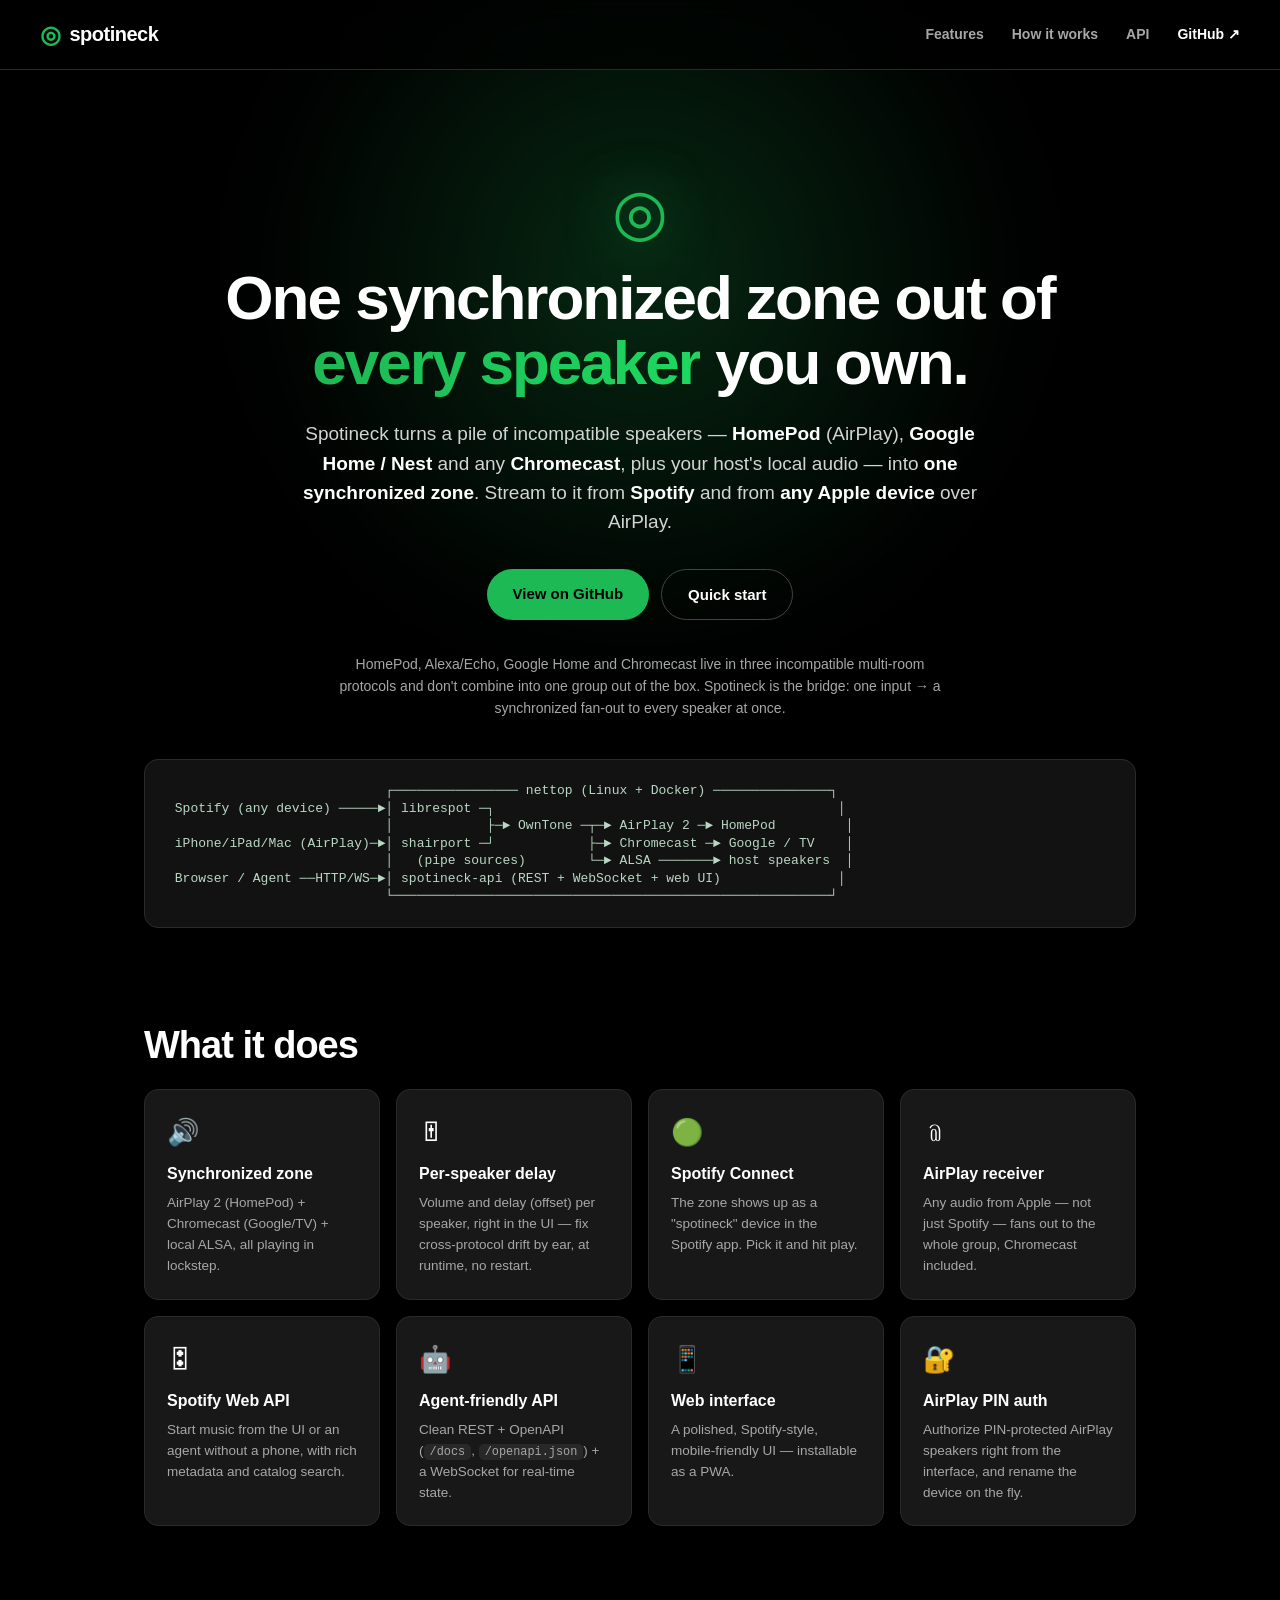
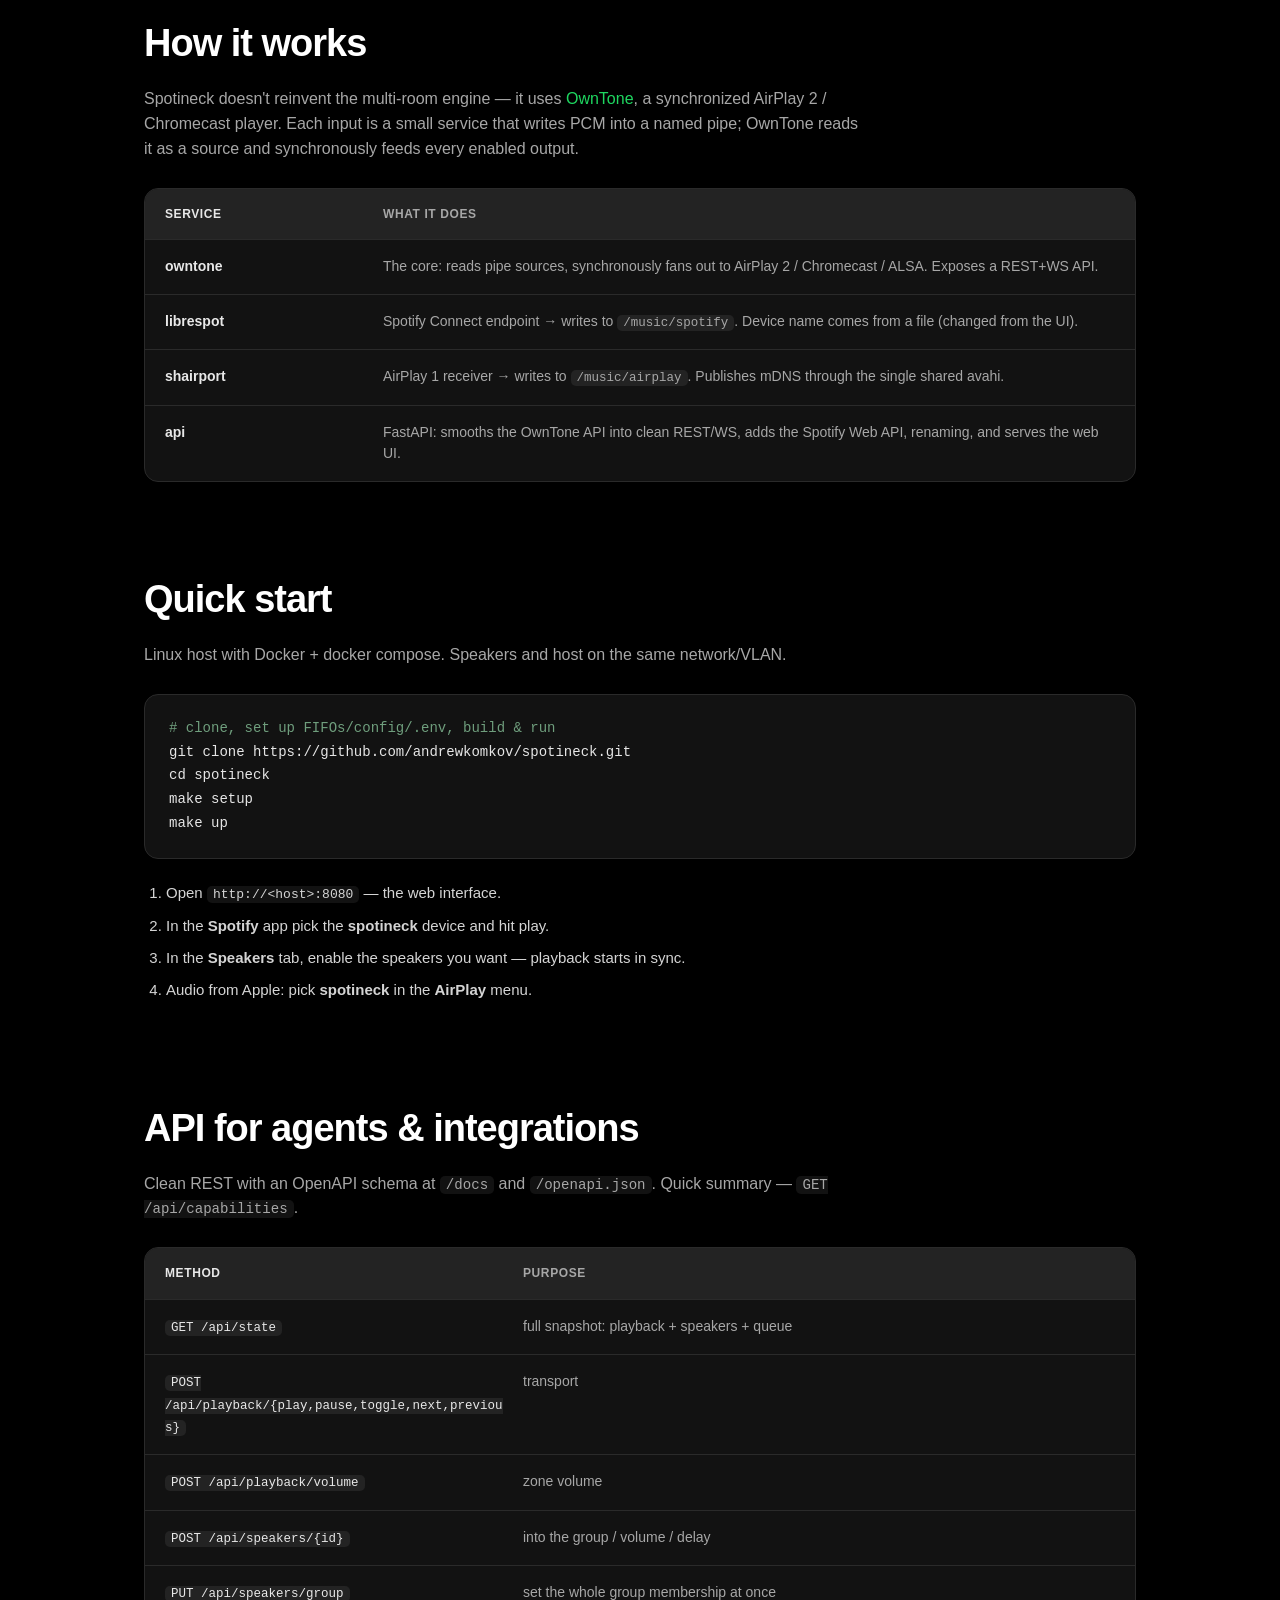
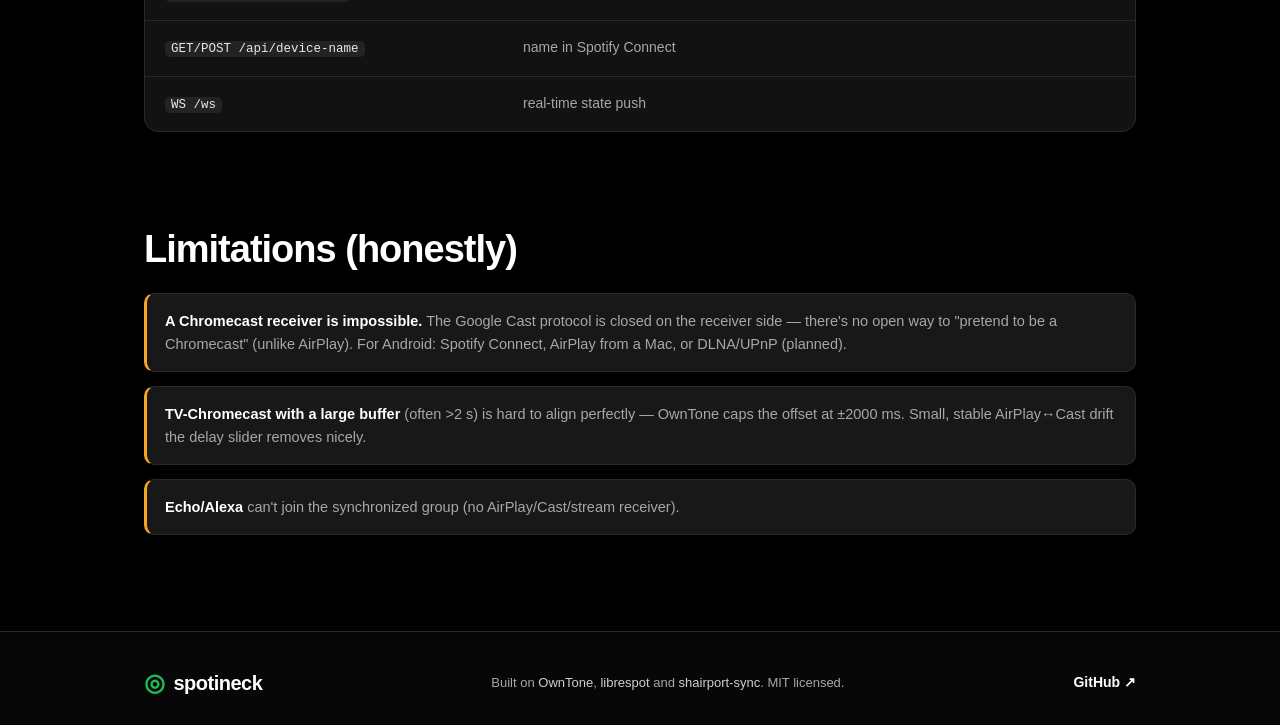
<file: docs/index.html>
<!DOCTYPE html>
<html lang="en">
<head>
  <meta charset="UTF-8" />
  <meta name="viewport" content="width=device-width, initial-scale=1.0" />
  <meta name="theme-color" content="#000000" />
  <title>spotineck — one synchronized zone out of every speaker you own</title>
  <meta name="description" content="Spotineck turns HomePod (AirPlay), Google Home / Nest, any Chromecast and your host's local audio into one synchronized zone you can stream to from Spotify and any Apple device." />

  <!-- Open Graph -->
  <meta property="og:title" content="spotineck" />
  <meta property="og:description" content="A universal, synchronized multi-room zone out of speakers from different ecosystems — Spotify + AirPlay to all of them at once." />
  <meta property="og:type" content="website" />

  <link rel="icon" href="icon.svg" type="image/svg+xml" />
  <link rel="stylesheet" href="styles.css" />
</head>
<body>
  <div class="bg-glow"></div>

  <header class="nav">
    <a class="brand" href="#top"><span class="logo">◎</span> spotineck</a>
    <nav class="nav-links">
      <a href="#features">Features</a>
      <a href="#how">How it works</a>
      <a href="#api">API</a>
      <a class="gh" href="https://github.com/andrewkomkov/spotineck" target="_blank" rel="noopener">GitHub ↗</a>
    </nav>
  </header>

  <main id="top">
    <!-- HERO -->
    <section class="hero">
      <div class="hero-icon">◎</div>
      <h1>One synchronized zone out of <span class="grad">every speaker</span> you own.</h1>
      <p class="lead">
        Spotineck turns a pile of incompatible speakers — <strong>HomePod</strong> (AirPlay),
        <strong>Google Home / Nest</strong> and any <strong>Chromecast</strong>, plus your host's
        local audio — into <strong>one synchronized zone</strong>. Stream to it from
        <strong>Spotify</strong> and from <strong>any Apple device</strong> over AirPlay.
      </p>
      <div class="cta">
        <a class="btn primary" href="https://github.com/andrewkomkov/spotineck" target="_blank" rel="noopener">View on GitHub</a>
        <a class="btn ghost" href="#quickstart">Quick start</a>
      </div>
      <p class="why">
        HomePod, Alexa/Echo, Google Home and Chromecast live in three incompatible multi-room
        protocols and don't combine into one group out of the box. Spotineck is the bridge:
        one input → a synchronized fan-out to every speaker at once.
      </p>
    </section>

    <!-- DIAGRAM -->
    <section class="diagram-wrap">
      <pre class="diagram">
                            ┌──────────────── nettop (Linux + Docker) ───────────────┐
 Spotify (any device) ─────►│ librespot ─┐                                            │
                            │            ├─► OwnTone ─┬─► AirPlay 2 ─► HomePod         │
 iPhone/iPad/Mac (AirPlay)─►│ shairport ─┘            ├─► Chromecast ─► Google / TV    │
                            │   (pipe sources)        └─► ALSA ───────► host speakers  │
 Browser / Agent ──HTTP/WS─►│ spotineck-api (REST + WebSocket + web UI)               │
                            └────────────────────────────────────────────────────────┘</pre>
    </section>

    <!-- FEATURES -->
    <section id="features" class="section">
      <h2>What it does</h2>
      <div class="grid">
        <div class="card">
          <div class="ic">🔊</div>
          <h3>Synchronized zone</h3>
          <p>AirPlay 2 (HomePod) + Chromecast (Google/TV) + local ALSA, all playing in lockstep.</p>
        </div>
        <div class="card">
          <div class="ic">🎚</div>
          <h3>Per-speaker delay</h3>
          <p>Volume and delay (offset) per speaker, right in the UI — fix cross-protocol drift by ear, at runtime, no restart.</p>
        </div>
        <div class="card">
          <div class="ic">🟢</div>
          <h3>Spotify Connect</h3>
          <p>The zone shows up as a "spotineck" device in the Spotify app. Pick it and hit play.</p>
        </div>
        <div class="card">
          <div class="ic">﹫</div>
          <h3>AirPlay receiver</h3>
          <p>Any audio from Apple — not just Spotify — fans out to the whole group, Chromecast included.</p>
        </div>
        <div class="card">
          <div class="ic">🎛</div>
          <h3>Spotify Web API</h3>
          <p>Start music from the UI or an agent without a phone, with rich metadata and catalog search.</p>
        </div>
        <div class="card">
          <div class="ic">🤖</div>
          <h3>Agent-friendly API</h3>
          <p>Clean REST + OpenAPI (<code>/docs</code>, <code>/openapi.json</code>) + a WebSocket for real-time state.</p>
        </div>
        <div class="card">
          <div class="ic">📱</div>
          <h3>Web interface</h3>
          <p>A polished, Spotify-style, mobile-friendly UI — installable as a PWA.</p>
        </div>
        <div class="card">
          <div class="ic">🔐</div>
          <h3>AirPlay PIN auth</h3>
          <p>Authorize PIN-protected AirPlay speakers right from the interface, and rename the device on the fly.</p>
        </div>
      </div>
    </section>

    <!-- HOW IT WORKS -->
    <section id="how" class="section">
      <h2>How it works</h2>
      <p class="section-lead">
        Spotineck doesn't reinvent the multi-room engine — it uses
        <a href="https://github.com/owntone/owntone-server" target="_blank" rel="noopener">OwnTone</a>,
        a synchronized AirPlay 2 / Chromecast player. Each input is a small service that writes PCM
        into a named pipe; OwnTone reads it as a source and synchronously feeds every enabled output.
      </p>
      <div class="table">
        <div class="trow head"><span>Service</span><span>What it does</span></div>
        <div class="trow"><span><b>owntone</b></span><span>The core: reads pipe sources, synchronously fans out to AirPlay 2 / Chromecast / ALSA. Exposes a REST+WS API.</span></div>
        <div class="trow"><span><b>librespot</b></span><span>Spotify Connect endpoint → writes to <code>/music/spotify</code>. Device name comes from a file (changed from the UI).</span></div>
        <div class="trow"><span><b>shairport</b></span><span>AirPlay 1 receiver → writes to <code>/music/airplay</code>. Publishes mDNS through the single shared avahi.</span></div>
        <div class="trow"><span><b>api</b></span><span>FastAPI: smooths the OwnTone API into clean REST/WS, adds the Spotify Web API, renaming, and serves the web UI.</span></div>
      </div>
    </section>

    <!-- QUICK START -->
    <section id="quickstart" class="section">
      <h2>Quick start</h2>
      <p class="section-lead">Linux host with Docker + docker compose. Speakers and host on the same network/VLAN.</p>
      <pre class="code"><span class="c"># clone, set up FIFOs/config/.env, build &amp; run</span>
git clone https://github.com/andrewkomkov/spotineck.git
cd spotineck
make setup
make up</pre>
      <ol class="steps">
        <li>Open <code>http://&lt;host&gt;:8080</code> — the web interface.</li>
        <li>In the <strong>Spotify</strong> app pick the <strong>spotineck</strong> device and hit play.</li>
        <li>In the <strong>Speakers</strong> tab, enable the speakers you want — playback starts in sync.</li>
        <li>Audio from Apple: pick <strong>spotineck</strong> in the <strong>AirPlay</strong> menu.</li>
      </ol>
    </section>

    <!-- API -->
    <section id="api" class="section">
      <h2>API for agents &amp; integrations</h2>
      <p class="section-lead">Clean REST with an OpenAPI schema at <code>/docs</code> and <code>/openapi.json</code>. Quick summary — <code>GET /api/capabilities</code>.</p>
      <div class="table api">
        <div class="trow head"><span>Method</span><span>Purpose</span></div>
        <div class="trow"><span><code>GET /api/state</code></span><span>full snapshot: playback + speakers + queue</span></div>
        <div class="trow"><span><code>POST /api/playback/{play,pause,toggle,next,previous}</code></span><span>transport</span></div>
        <div class="trow"><span><code>POST /api/playback/volume</code></span><span>zone volume</span></div>
        <div class="trow"><span><code>POST /api/speakers/{id}</code></span><span>into the group / volume / delay</span></div>
        <div class="trow"><span><code>PUT /api/speakers/group</code></span><span>set the whole group membership at once</span></div>
        <div class="trow"><span><code>GET/POST /api/device-name</code></span><span>name in Spotify Connect</span></div>
        <div class="trow"><span><code>WS /ws</code></span><span>real-time state push</span></div>
      </div>
    </section>

    <!-- LIMITATIONS -->
    <section class="section">
      <h2>Limitations (honestly)</h2>
      <ul class="limits">
        <li><strong>A Chromecast receiver is impossible.</strong> The Google Cast protocol is closed on the receiver side — there's no open way to "pretend to be a Chromecast" (unlike AirPlay). For Android: Spotify Connect, AirPlay from a Mac, or DLNA/UPnP (planned).</li>
        <li><strong>TV-Chromecast with a large buffer</strong> (often &gt;2 s) is hard to align perfectly — OwnTone caps the offset at ±2000 ms. Small, stable AirPlay↔Cast drift the delay slider removes nicely.</li>
        <li><strong>Echo/Alexa</strong> can't join the synchronized group (no AirPlay/Cast/stream receiver).</li>
      </ul>
    </section>
  </main>

  <footer class="footer">
    <div class="foot-inner">
      <span class="brand"><span class="logo">◎</span> spotineck</span>
      <span class="muted">
        Built on
        <a href="https://github.com/owntone/owntone-server" target="_blank" rel="noopener">OwnTone</a>,
        <a href="https://github.com/librespot-org/librespot" target="_blank" rel="noopener">librespot</a> and
        <a href="https://github.com/mikebrady/shairport-sync" target="_blank" rel="noopener">shairport-sync</a>.
        MIT licensed.
      </span>
      <a class="gh" href="https://github.com/andrewkomkov/spotineck" target="_blank" rel="noopener">GitHub ↗</a>
    </div>
  </footer>
</body>
</html>
</file>
<file: docs/styles.css>
:root {
  --bg: #000;
  --panel: #121212;
  --panel-2: #181818;
  --panel-3: #232323;
  --text: #fff;
  --muted: #a7a7a7;
  --green: #1db954;
  --green-h: #1ed760;
  --border: #2a2a2a;
  --maxw: 1040px;
}

* { box-sizing: border-box; margin: 0; padding: 0; }

html { scroll-behavior: smooth; }

body {
  background: var(--bg);
  color: var(--text);
  font-family: -apple-system, "SF Pro", "Segoe UI", Roboto, Helvetica, Arial, sans-serif;
  -webkit-font-smoothing: antialiased;
  line-height: 1.55;
  overflow-x: hidden;
}

a { color: inherit; }

code {
  font-family: "SF Mono", ui-monospace, "Cascadia Code", Menlo, Consolas, monospace;
  font-size: .88em;
  background: rgba(255,255,255,.07);
  border-radius: 5px;
  padding: 1px 6px;
}

/* ambient green glow behind the hero */
.bg-glow {
  position: fixed;
  top: -180px; left: 50%;
  width: 900px; height: 900px;
  transform: translateX(-50%);
  background: radial-gradient(circle, rgba(29,185,84,.22) 0%, rgba(29,185,84,0) 62%);
  filter: blur(40px);
  z-index: -1;
  pointer-events: none;
}

/* ───── nav ───── */
.nav {
  position: sticky; top: 0; z-index: 10;
  display: flex; align-items: center; justify-content: space-between;
  gap: 16px;
  padding: 16px clamp(16px, 4vw, 40px);
  background: rgba(0,0,0,.65);
  backdrop-filter: blur(14px);
  border-bottom: 1px solid var(--border);
}
.brand {
  display: inline-flex; align-items: center; gap: 9px;
  font-size: 20px; font-weight: 800; letter-spacing: -.5px;
  text-decoration: none;
}
.brand .logo { color: var(--green); font-size: 24px; }
.nav-links { display: flex; align-items: center; gap: clamp(12px, 2.5vw, 28px); }
.nav-links a { color: var(--muted); text-decoration: none; font-size: 14px; font-weight: 600; transition: color .15s; }
.nav-links a:hover { color: var(--text); }
.nav-links .gh { color: var(--text); }

/* ───── hero ───── */
.hero {
  max-width: 880px;
  margin: 0 auto;
  padding: clamp(56px, 10vw, 110px) clamp(16px, 4vw, 24px) 30px;
  text-align: center;
}
.hero-icon {
  font-size: 64px; color: var(--green);
  line-height: 1; margin-bottom: 22px;
  filter: drop-shadow(0 0 26px rgba(29,185,84,.55));
}
.hero h1 {
  font-size: clamp(34px, 6.4vw, 62px);
  font-weight: 850; letter-spacing: -2px; line-height: 1.04;
}
.grad {
  background: linear-gradient(90deg, var(--green) 0%, var(--green-h) 100%);
  -webkit-background-clip: text; background-clip: text; color: transparent;
}
.lead {
  margin: 24px auto 0; max-width: 680px;
  font-size: clamp(16px, 2.1vw, 19px); color: #d4d4d4;
}
.lead strong { color: #fff; font-weight: 700; }
.cta { display: flex; gap: 12px; justify-content: center; flex-wrap: wrap; margin-top: 32px; }
.btn {
  display: inline-block; padding: 13px 26px; border-radius: 30px;
  font-size: 15px; font-weight: 700; text-decoration: none; transition: all .15s;
}
.btn.primary { background: var(--green); color: #000; }
.btn.primary:hover { background: var(--green-h); transform: translateY(-1px); }
.btn.ghost { border: 1px solid #444; color: var(--text); }
.btn.ghost:hover { border-color: var(--green); color: var(--green); }
.why {
  margin: 34px auto 0; max-width: 620px;
  font-size: 14px; color: var(--muted);
}

/* ───── diagram ───── */
.diagram-wrap {
  max-width: var(--maxw); margin: 10px auto 0;
  padding: 0 clamp(16px, 4vw, 24px);
  overflow-x: auto;
}
.diagram {
  font-family: "SF Mono", ui-monospace, Menlo, Consolas, monospace;
  font-size: clamp(8px, 1.45vw, 13px);
  line-height: 1.35;
  color: #b9d8c4;
  background: var(--panel);
  border: 1px solid var(--border);
  border-radius: 14px;
  padding: 22px;
  white-space: pre;
  width: max-content;
  min-width: 100%;
}

/* ───── sections ───── */
.section {
  max-width: var(--maxw); margin: 0 auto;
  padding: clamp(50px, 8vw, 88px) clamp(16px, 4vw, 24px) 0;
}
.section h2 {
  font-size: clamp(26px, 4vw, 38px); font-weight: 820; letter-spacing: -1px;
  margin-bottom: 14px;
}
.section-lead { color: var(--muted); max-width: 720px; font-size: 16px; margin-bottom: 26px; }
.section-lead a { color: var(--green-h); text-decoration: none; }
.section-lead a:hover { text-decoration: underline; }

/* ───── feature grid ───── */
.grid {
  display: grid;
  grid-template-columns: repeat(auto-fill, minmax(230px, 1fr));
  gap: 16px;
  margin-top: 8px;
}
.card {
  background: var(--panel-2);
  border: 1px solid var(--border);
  border-radius: 14px;
  padding: 22px;
  transition: border-color .2s, transform .2s;
}
.card:hover { border-color: rgba(29,185,84,.5); transform: translateY(-2px); }
.card .ic { font-size: 26px; margin-bottom: 10px; }
.card h3 { font-size: 16px; font-weight: 720; margin-bottom: 6px; }
.card p { font-size: 13.5px; color: var(--muted); }

/* ───── tables ───── */
.table {
  border: 1px solid var(--border);
  border-radius: 14px;
  overflow: hidden;
  background: var(--panel);
}
.trow {
  display: grid;
  grid-template-columns: 200px 1fr;
  gap: 18px;
  padding: 16px 20px;
  border-top: 1px solid var(--border);
  font-size: 14px;
}
.trow:first-child { border-top: 0; }
.trow.head { background: var(--panel-3); font-weight: 700; color: var(--muted); font-size: 12px; text-transform: uppercase; letter-spacing: .6px; }
.trow span:first-child { color: #e8e8e8; }
.trow span:last-child { color: var(--muted); }
.trow code { font-size: 12.5px; word-break: break-word; }
.table.api .trow { grid-template-columns: 340px 1fr; }

/* ───── code blocks ───── */
.code {
  background: var(--panel);
  border: 1px solid var(--border);
  border-radius: 14px;
  padding: 22px 24px;
  font-family: "SF Mono", ui-monospace, Menlo, Consolas, monospace;
  font-size: 14px;
  line-height: 1.7;
  color: #e6e6e6;
  overflow-x: auto;
  white-space: pre;
}
.code .c { color: #6f9e7d; }

.steps { margin-top: 22px; padding-left: 22px; }
.steps li { margin: 9px 0; font-size: 15px; color: #d4d4d4; }
.steps code { font-size: 13px; }

.limits { list-style: none; display: flex; flex-direction: column; gap: 14px; }
.limits li {
  background: var(--panel-2);
  border: 1px solid var(--border);
  border-left: 3px solid #f5a623;
  border-radius: 10px;
  padding: 16px 18px;
  font-size: 14.5px; color: var(--muted);
}
.limits strong { color: #fff; }

/* ───── footer ───── */
.footer {
  margin-top: clamp(56px, 9vw, 96px);
  border-top: 1px solid var(--border);
  background: #070707;
}
.foot-inner {
  max-width: var(--maxw); margin: 0 auto;
  padding: 32px clamp(16px, 4vw, 24px);
  display: flex; align-items: center; justify-content: space-between;
  gap: 16px; flex-wrap: wrap;
}
.foot-inner .muted { color: var(--muted); font-size: 13px; max-width: 560px; }
.foot-inner .muted a { color: #cfcfcf; text-decoration: none; }
.foot-inner .muted a:hover { color: var(--green-h); }
.foot-inner .gh { text-decoration: none; font-weight: 700; font-size: 14px; }

@media (max-width: 680px) {
  .nav-links a:not(.gh) { display: none; }
  .trow, .table.api .trow { grid-template-columns: 1fr; gap: 6px; }
  .trow.head { display: none; }
}
</file>
